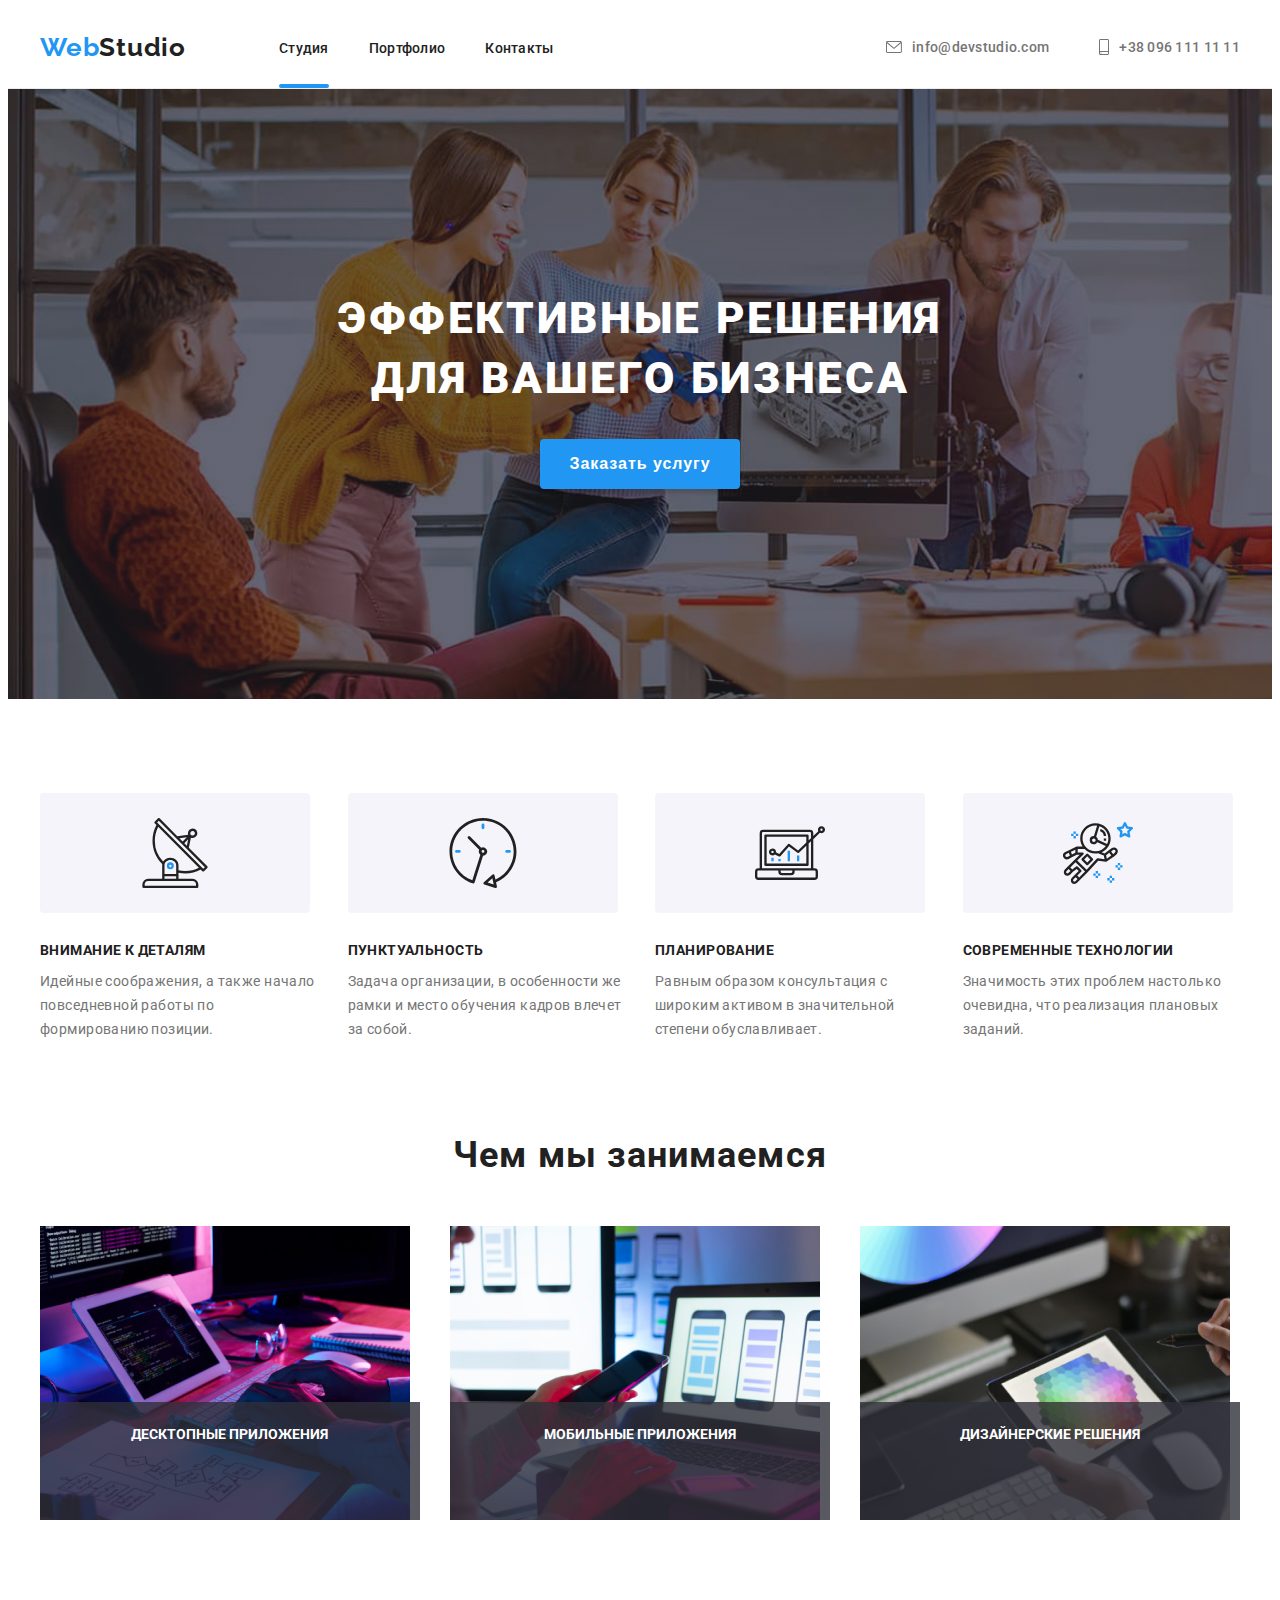
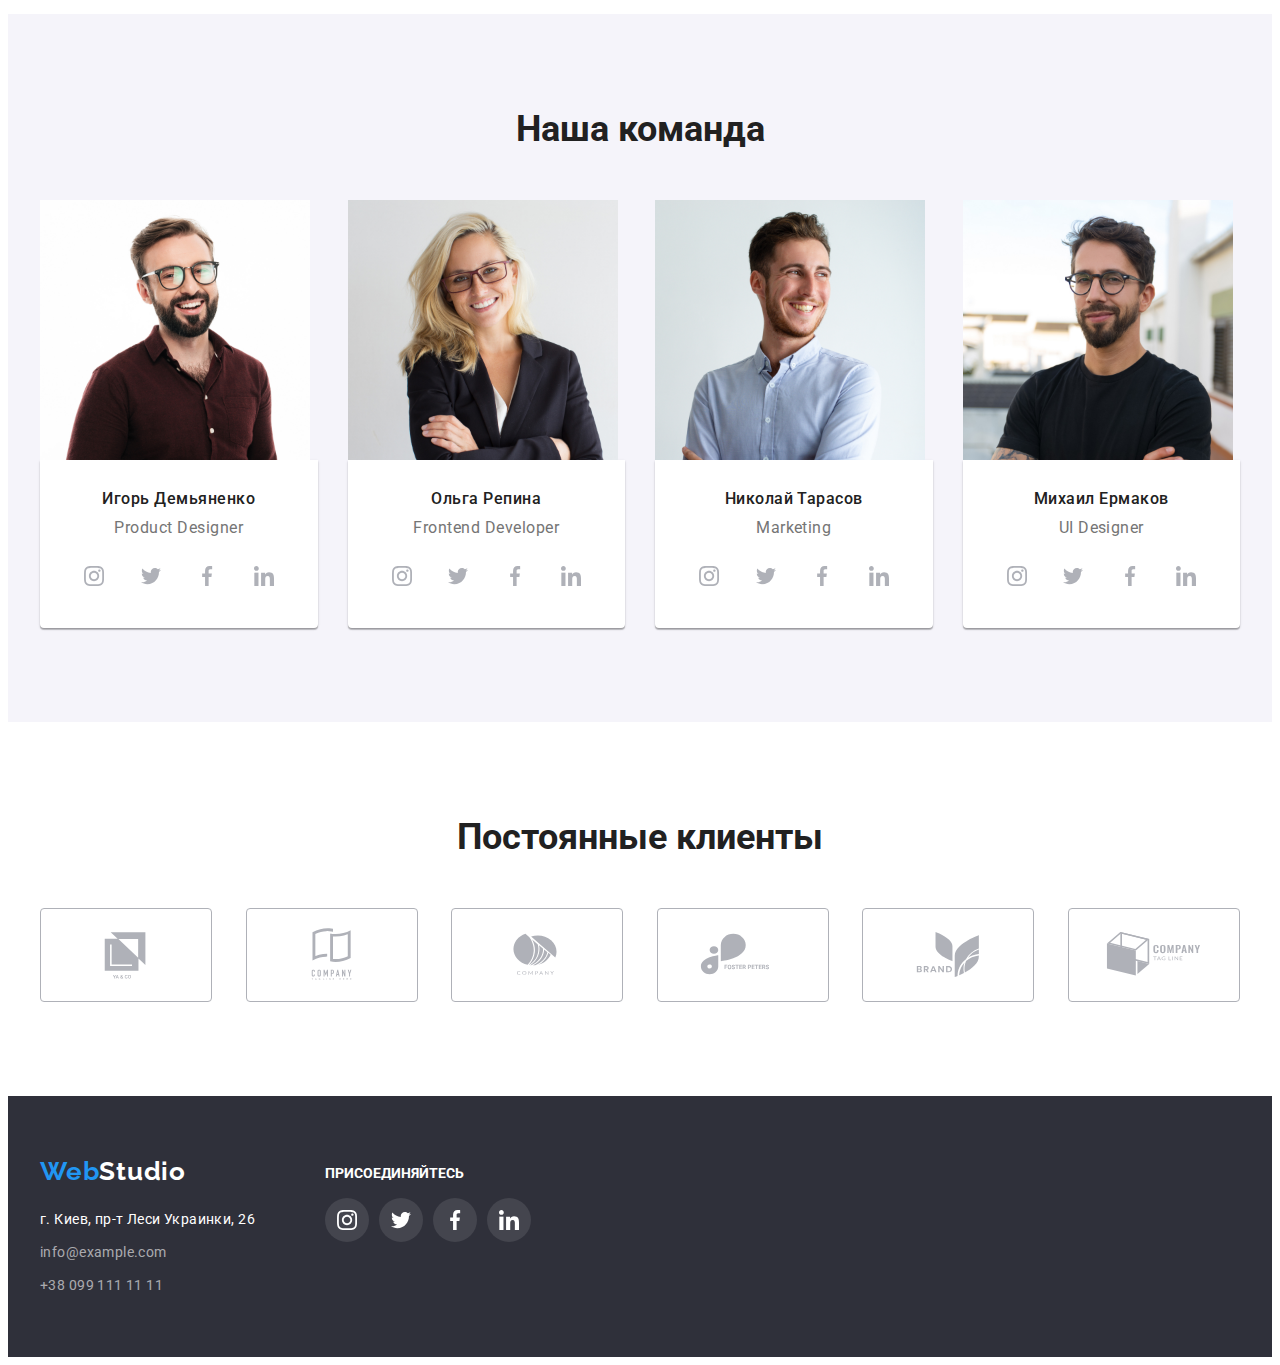
<file: index.html>
<!DOCTYPE html>
<html lang="ru">
<head>
    <meta charset="UTF-8">
    <meta http-equiv="X-UA-Compatible" content="IE=edge">
    <meta name="viewport" content="width=device-width, initial-scale=1.0">
    <title lang="en">WebStudio</title>
    <link rel="stylesheet" href="https://cdnjs.cloudflare.com/ajax/libs/modern-normalize/1.0.0/modern-normalize.min.css"
        integrity="sha512-ISS7cAi1PEhQ8jnbJpJZMd29NlhNj4AWYyLOSp2CE/CsHxTCu+r+t0D2yoJudVrd0/8fTVPUVDzY5Tvli75u/g=="
        crossorigin="anonymous" referrerpolicy="no-referrer" />
    <link rel="preconnect" href="https://fonts.gstatic.com">
    <link href="https://fonts.googleapis.com/css2?family=Raleway:wght@700&family=Roboto:wght@400;500;700;900&display=swap"
        rel="stylesheet">
    <link rel="stylesheet" href="./css/style.css">

</head>
<body>
    <!-- HEADER -->
    <header class="header">
        <div class="container  header-container">
            <nav class="navigation">
                <a class="header-logo-link link" href="index.html" lang="en"><span class="logo-style">Web</span>Studio</a>
                <ul class="navigation-menu-list">
                    <li class="navigation-menu-item list">
                        <a class="navigation-menu-link link active" href="index.html">Студия</a>
                    </li>
                    <li class="navigation-menu-item list">
                        <a class="navigation-menu-link link" href="portfolio.html">Портфолио</a>
                    </li>
                    <li class="navigation-menu-item list">
                        <a class="navigation-menu-link link" href="">Контакты</a>
                    </li>
                </ul>
            </nav>
            <ul class="header-contact">
                <li class="header-contact-item list mail-icon">
                    <a class="mail-link link" href="mailto:info@devstudio.com">
                        <svg class="header-mail-icon-send">
                            <use href="./images/svg/symbol-defs-icon.svg#icon-envelope"></use>
                        </svg>
                        <p class="header-mail-abzac">info@devstudio.com</p>
                    </a>
                </li>
    
                <li class="header-contact-item list">
                    <a class="tell-link link" href="tel:+380961111111">
                        <svg class="header-mail-icon-phone">
                            <use href="./images/svg/symbol-defs-icon.svg#icon-smartphone"></use>
                        </svg>
                        <p class="header-mail-abzac">+38 096 111 11 11</p>
                    </a>
                </li>
            </ul>
        </div>
    </header>
    <main>
        <!-- HERO -->
     <section class="hero">
            <h1 class="hero-title">Эффективные решения<br> для вашего бизнеса</h1>
            <button  class="hero-modal-btn" type="button" data-modal-open>Заказать услугу</button>
    </section>
        <!-- WORK -->
     <section class="priorities section">
         <div class="container">
            <ul class="priorities-list">
                <li class="priorities-list-item list">
                    <div class="priorities-list-item-block">
                    <svg class="priorities-list-item-block-icon">
                        <use href="./images/svg/symbol-defs.svg#icon-antenna"></use>
                    </svg>
                    </div>
                    <h3 class="priorities-title">Внимание к деталям</h3>
                    <p class="priorities-title-description">Идейные соображения, а также начало повседневной работы по формированию позиции.</p>
                </li>
                <li class="priorities-list-item list">
                    <div class="priorities-list-item-block">
                    <svg class="priorities-list-item-block-icon">
                        <use href="./images/svg/symbol-defs.svg#icon-clock"></use>
                    </svg>
                    </div>
                    <h3 class="priorities-title">Пунктуальность</h3>
                    <p class="priorities-title-description">Задача организации, в особенности же рамки и место обучения кадров влечет за собой.</p>
                </li>
                <li class="priorities-list-item list">
                    <div class="priorities-list-item-block">
                    <svg class="priorities-list-item-block-icon">
                        <use href="./images/svg/symbol-defs.svg#icon-diagram"></use>
                    </svg>
                    </div>
                    <h3 class="priorities-title">Планирование</h3>
                    <p class="priorities-title-description">Равным образом консультация с широким активом в значительной степени обуславливает.</p>
                </li>
                <li class="priorities-list-item list">
                    <div class="priorities-list-item-block">
                    <svg class="priorities-list-item-block-icon">
                        <use href="./images/svg/symbol-defs.svg#icon-astronaut"></use>
                    </svg>
                    </div>
                    <h3 class="priorities-title">Современные технологии</h3>
                    <p class="priorities-title-description">Значимость этих проблем настолько очевидна, что реализация плановых заданий.</p>
                </li>
            </ul>
        </div>
     </section>
    <section class="priorities-work work-section">
        <div class="container">
            <h2 class="priorities-work-title">Чем мы занимаемся</h2>
            <ul class="priorities-work-list">

                <li class="priorities-work-list-item list"><img class="priorities-work-list-img" src="./images/our-work/img.jpg" alt="программист работает" width="370" height="294">
                    <p class="priorities-work-list-item-abzac">Десктопные приложения</p>
                </li>

                <li class="priorities-work-list-item list"><img class="priorities-work-list-img" src="./images/our-work/img2.jpg" alt="разработчик адаптирует сайт" width="370" height="294">
                <p class="priorities-work-list-item-abzac">Мобильные приложения</p>
                </li>
                <li class="priorities-work-list-item list"><img class="priorities-work-list-img" src="./images/our-work/img3.jpg" alt="дизайнер выбирает цвет" width="370" height="294">
                <p class="priorities-work-list-item-abzac">Дизайнерские решения</p>
                </li>
                
            </ul>
        </div> 
    </section>
        <!-- TEAM -->
    <section class="team section">
        <div class="container">
            <h2 class="team-title">Наша команда</h2>
            <ul class="team-list">
                <li class="team-list-item list">
                    <img class="team-list-item-img" src="./images/about-us/img.jpg" alt="Игорь Демьяненко Дизайнер продуктов" width="270" height="260">
                    <div class="team-list-item-convert">
                    <h3 class="team-list-item-title">Игорь Демьяненко</h3>
                    <p class="team-list-item-description">Product Designer</p>
                    <ul class="social-list list">
                        <li class="social-list-item">
                            <a href="https://www.instagram.com/?hl=ru" class="social-list-link link" target="_blank" rel="noopener noreferrer">
                            <svg class="social-list-icon">
                                <use href="./images/svg/symbol-defs-icon.svg#icon-instagram-2"></use>
                            </svg>
                        </a></li>

                        <li class="social-list-item">
                            <a href="https://twitter.com/?lang=ru" class="social-list-link link" target="_blank" rel="noopener noreferrer">
                                <svg class="social-list-icon">
                                    <use href="./images/svg/symbol-defs-icon.svg#icon-twitter-1"></use>
                                </svg>
                            </a>
                        </li>

                        <li class="social-list-item">
                            <a href="https://www.facebook.com/" class="social-list-link link" target="_blank" rel="noopener noreferrer">
                                <svg class="social-list-icon">
                                    <use href="./images/svg/symbol-defs-icon.svg#icon-facebook-1"></use>
                                </svg>
                            </a>
                        </li>

                        <li class="social-list-item">
                            <a href="https://www.linkedin.com/" class="social-list-link link" target="_blank" rel="noopener noreferrer">
                                <svg class="social-list-icon">
                                    <use href="./images/svg/symbol-defs-icon.svg#icon-linkedin-1"></use>
                                </svg>
                            </a>
                        </li>
                    </ul>
                    </div>
                </li>
                <li class="team-list-item list">
                    <img class="team-list-item-img" src="./images/about-us/img2.jpg" alt="Ольга Репина Фронтенд-разработчик" width="270" height="260">
                    <div class="team-list-item-convert">
                    <h3 class="team-list-item-title">Ольга Репина</h3>
                    <p class="team-list-item-description">Frontend Developer</p>
                    <ul class="social-list list">
                        <li class="social-list-item">
                            <a href="https://www.instagram.com/?hl=ru" class="social-list-link link" target="_blank" rel="noopener noreferrer">
                                <svg class="social-list-icon">
                                    <use href="./images/svg/symbol-defs-icon.svg#icon-instagram-2"></use>
                                </svg>
                            </a>
                        </li>
                    
                        <li class="social-list-item">
                            <a href="https://twitter.com/?lang=ru" class="social-list-link link" target="_blank" rel="noopener noreferrer">
                                <svg class="social-list-icon">
                                    <use href="./images/svg/symbol-defs-icon.svg#icon-twitter-1"></use>
                                </svg>
                            </a>
                        </li>
                    
                        <li class="social-list-item">
                            <a href="https://www.facebook.com/" class="social-list-link link" target="_blank" rel="noopener noreferrer">
                                <svg class="social-list-icon">
                                    <use href="./images/svg/symbol-defs-icon.svg#icon-facebook-1"></use>
                                </svg>
                            </a>
                        </li>
                    
                        <li class="social-list-item">
                            <a href="https://www.linkedin.com/" class="social-list-link link" target="_blank" rel="noopener noreferrer">
                                <svg class="social-list-icon">
                                    <use href="./images/svg/symbol-defs-icon.svg#icon-linkedin-1"></use>
                                </svg>
                            </a>
                        </li>
                    </ul>
                </div>
                </li>
                <li class="team-list-item list">
                    <img class="team-list-item-img" src="./images/about-us/img3.jpg" alt="Николай Тарасов Маркетинг" width="270" height="260">
                    <div class="team-list-item-convert">
                    <h3 class="team-list-item-title">Николай Тарасов</h3>
                    <p class="team-list-item-description">Marketing</p>
                    <ul class="social-list list">
                        <li class="social-list-item">
                            <a href="https://www.instagram.com/?hl=ru" class="social-list-link link" target="_blank" rel="noopener noreferrer">
                                <svg class="social-list-icon">
                                    <use href="./images/svg/symbol-defs-icon.svg#icon-instagram-2"></use>
                                </svg>
                            </a>
                        </li>
                    
                        <li class="social-list-item">
                            <a href="https://twitter.com/?lang=ru" class="social-list-link link" target="_blank" rel="noopener noreferrer">
                                <svg class="social-list-icon">
                                    <use href="./images/svg/symbol-defs-icon.svg#icon-twitter-1"></use>
                                </svg>
                            </a>
                        </li>
                    
                        <li class="social-list-item">
                            <a href="https://www.facebook.com/" class="social-list-link link" target="_blank" rel="noopener noreferrer">
                                <svg class="social-list-icon">
                                    <use href="./images/svg/symbol-defs-icon.svg#icon-facebook-1"></use>
                                </svg>
                            </a>
                        </li>
                    
                        <li class="social-list-item">
                            <a href="https://www.linkedin.com/" class="social-list-link link" target="_blank" rel="noopener noreferrer">
                                <svg class="social-list-icon">
                                    <use href="./images/svg/symbol-defs-icon.svg#icon-linkedin-1"></use>
                                </svg>
                            </a>
                        </li>
                    </ul>
                    </div>
                </li>
                <li class="team-list-item list">
                    <img class="team-list-item-img" src="./images/about-us/img4.jpg" alt="Михаил Ермаков дизайнер интерфейсов" width="270" height="260">
                    <div class="team-list-item-convert">
                    <h3 class="team-list-item-title">Михаил Ермаков</h3>
                    <p class="team-list-item-description">UI Designer</p>
                    <ul class="social-list list">
                        <li class="social-list-item">
                            <a href="https://www.instagram.com/?hl=ru" class="social-list-link link" target="_blank" rel="noopener noreferrer">
                                <svg class="social-list-icon">
                                    <use href="./images/svg/symbol-defs-icon.svg#icon-instagram-2"></use>
                                </svg>
                            </a>
                        </li>
                    
                        <li class="social-list-item">
                            <a href="https://twitter.com/?lang=ru" class="social-list-link link" target="_blank" rel="noopener noreferrer">
                                <svg class="social-list-icon">
                                    <use href="./images/svg/symbol-defs-icon.svg#icon-twitter-1"></use>
                                </svg>
                            </a>
                        </li>
                    
                        <li class="social-list-item" target="_blank" rel="noopener noreferrer">
                            <a href="https://www.facebook.com/" class="social-list-link link">
                                <svg class="social-list-icon">
                                    <use href="./images/svg/symbol-defs-icon.svg#icon-facebook-1"></use>
                                </svg>
                            </a>
                        </li>
                    
                        <li class="social-list-item">
                            <a href="https://www.linkedin.com/" class="social-list-link link" target="_blank" rel="noopener noreferrer">
                                <svg class="social-list-icon">
                                    <use href="./images/svg/symbol-defs-icon.svg#icon-linkedin-1"></use>
                                </svg>
                            </a>
                        </li>
                    </ul>
                    </div>
                </li>
            </ul>
        </div>
    </section>
    <section class="clients section">
        <div class="container">
            <h2 class="clients-title">Постоянные клиенты</h2>
            <ul class="clients-list list">
                <li class="clients-list-item">
                    <a href="#" class="clients-list-item-link" target="_blank" rel="noopener noreferrer">
                        <svg class="clients-list-item-icon">
                            <use  href="./images/svg/clients-icon.svg#icon-logo"></use>
                        </svg>
                    </a>
                </li>

                <li class="clients-list-item">
                    <a href="#" class="clients-list-item-link" target="_blank" rel="noopener noreferrer">
                        <svg class="clients-list-item-icon">
                            <use href="./images/svg/clients-icon.svg#icon-logo-1"></use>
                        </svg>
                    </a>
                </li>
                <li class="clients-list-item">
                    <a href="#" class="clients-list-item-link" target="_blank" rel="noopener noreferrer">
                        <svg class="clients-list-item-icon">
                            <use href="./images/svg/clients-icon.svg#icon-logo-2"></use>
                        </svg>
                    </a>
                </li>
                <li class="clients-list-item">
                    <a href="#" class="clients-list-item-link" target="_blank" rel="noopener noreferrer">
                        <svg class="clients-list-item-icon">
                            <use href="./images/svg/clients-icon.svg#icon-logo-3"></use>
                        </svg>
                    </a>
                </li>
                <li class="clients-list-item">
                    <a href="#" class="clients-list-item-link" target="_blank" rel="noopener noreferrer">
                        <svg class="clients-list-item-icon">
                            <use href="./images/svg/clients-icon.svg#icon-logo-4"></use>
                        </svg>
                    </a>
                </li>
                <li class="clients-list-item">
                    <a href="#" class="clients-list-item-link" target="_blank" rel="noopener noreferrer">
                        <svg class="clients-list-item-icon">
                            <use href="./images/svg/clients-icon.svg#icon-logo-5"></use>
                        </svg>
                    </a>
                </li>
            </ul>
        </div>
    </section>    
     </main>
        <!-- FOOTER -->
     <footer class="footer">
         <div class="container footer-container">
             <div class="footer-container-left">
         <a class="footer-logo-link" href="index.html" lang="en"><span class="logo-style">Web</span>Studio</a>
        <address class="address">
        <ul class="address-list">
            <li class="address-list-item">
                 <a class="address-list-link address-style" href="https://goo.gl/maps/DZCTeNVSfBFWCHA46" target="_blank" rel="noopener noreferrer">г. Киев, пр-т Леси Украинки, 26</a></li>
            <li class="address-list-item">
                 <a class="address-list-link" href="mailto:info@example.com">info@example.com</a>
            </li>
                <li class="address-list-item">
                    <a class="address-list-link" href="tel:+380991111111">+38 099 111 11 11</a>
                </li>
            </ul>
            </address>
        </div>
        <div class="footer-container-right">
            <h2 class="footer-container-righ-title">присоединяйтесь</h2>
            <ul class="social-list list">
                <li class="social-list-item footer-social-list-item">
                    <a href="https://www.instagram.com/?hl=ru" class="social-list-link link" target="_blank" rel="noopener noreferrer">
                        <svg class="social-list-icon footer-social-list-icon">
                            <use href="./images/svg/symbol-defs-icon.svg#icon-instagram-2"></use>
                        </svg>
                    </a>
                </li>
            
                <li class="social-list-item footer-social-list-item">
                    <a href="https://twitter.com/?lang=ru" class="social-list-link link" target="_blank" rel="noopener noreferrer">
                        <svg class="social-list-icon footer-social-list-icon">
                            <use href="./images/svg/symbol-defs-icon.svg#icon-twitter-1"></use>
                        </svg>
                    </a>
                </li>
            
                <li class="social-list-item footer-social-list-item">
                    <a href="https://www.facebook.com/" class="social-list-link link" target="_blank" rel="noopener noreferrer">
                        <svg class="social-list-icon footer-social-list-icon">
                            <use href="./images/svg/symbol-defs-icon.svg#icon-facebook-1"></use>
                        </svg>
                    </a>
                </li>
            
                <li class="social-list-item footer-social-list-item">
                    <a href="https://www.linkedin.com/" class="social-list-link link" target="_blank" rel="noopener noreferrer">
                        <svg class="social-list-ico footer-social-list-icon">
                            <use href="./images/svg/symbol-defs-icon.svg#icon-linkedin-1"></use>
                        </svg>
                    </a>
                </li>
            </ul>
        </div>
        </div>
        </footer>

            <div class="backdrop is-hidden" data-modal>
                <div class="modal">
                    <button type="button" class="modal-close-btn" data-modal-close>
                        <svg class="modal-close-btn-icon">
                            <use  href="./images/svg/symbol-defs-icon.svg#icon-vector"></use>
                        </svg>
                    </button>
                </div>
            </div>
            <script src="./js/modal.js"></script>
</body>
</html>
</file>
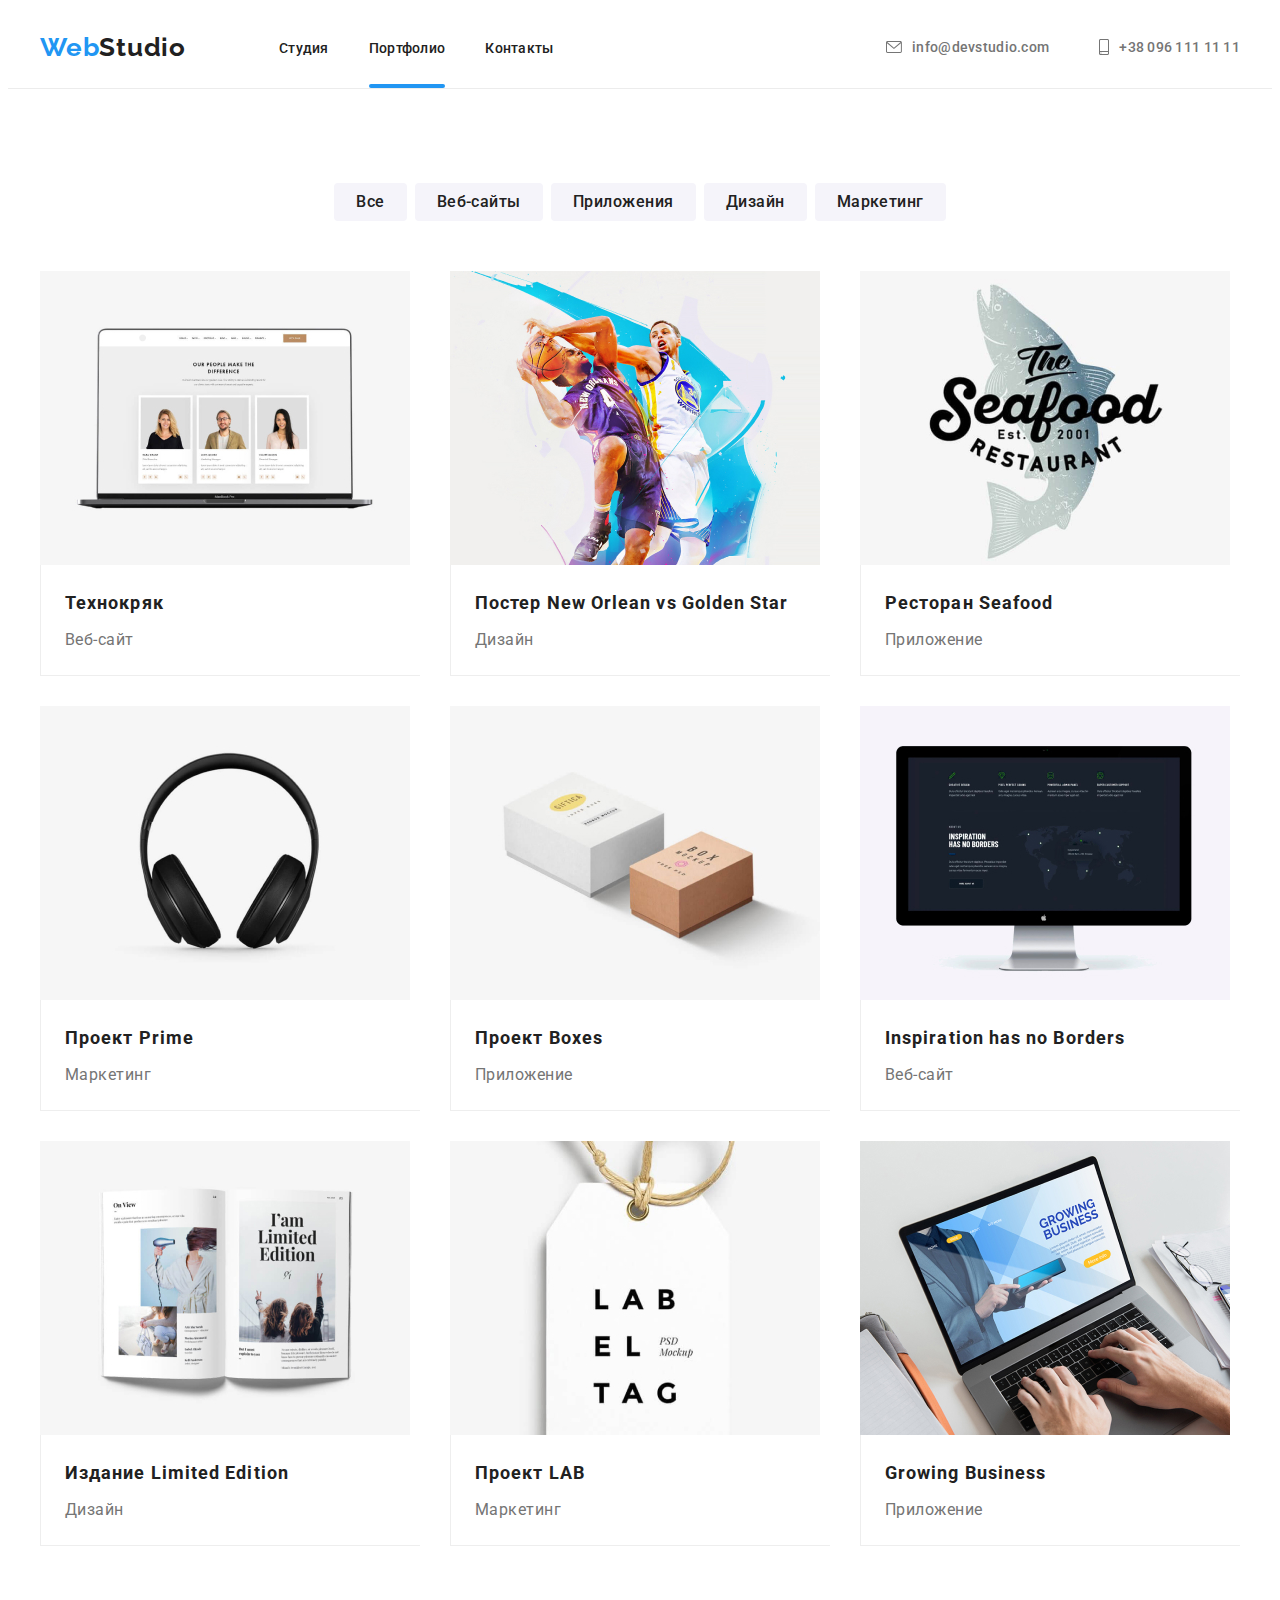
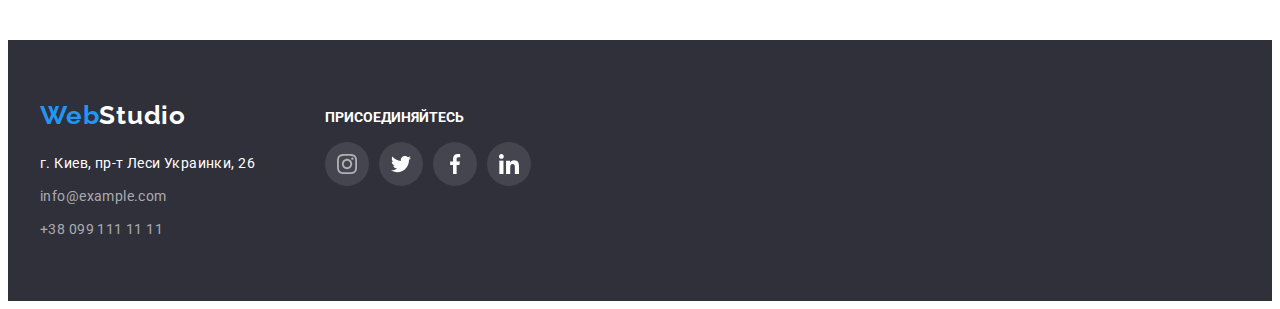
<file: portfolio.html>
<!DOCTYPE html>
<html lang="ru">
<head>
    <meta charset="UTF-8">
    <meta http-equiv="X-UA-Compatible" content="IE=edge">
    <meta name="viewport" content="width=device-width, initial-scale=1.0">
    <title lang="en">WebStudio</title>
    <link rel="stylesheet" href="https://cdnjs.cloudflare.com/ajax/libs/modern-normalize/1.0.0/modern-normalize.min.css"
        integrity="sha512-ISS7cAi1PEhQ8jnbJpJZMd29NlhNj4AWYyLOSp2CE/CsHxTCu+r+t0D2yoJudVrd0/8fTVPUVDzY5Tvli75u/g=="
        crossorigin="anonymous" referrerpolicy="no-referrer" />
    <link rel="preconnect" href="https://fonts.gstatic.com">
    <link
        href="https://fonts.googleapis.com/css2?family=Raleway:wght@700&family=Roboto:wght@400;500;700;900&display=swap"
        rel="stylesheet">
    <link rel="stylesheet" href="./css/style.css">

</head>

<body>
    <!-- HEADER -->
    <header class="header">
        <div class="container  header-container">
            <nav class="navigation">
                <a class="header-logo-link link" href="index.html" lang="en"><span class="logo-style">Web</span>Studio</a>
                <ul class="navigation-menu-list">
                    <li class="navigation-menu-item list">
                        <a class="navigation-menu-link link" href="index.html">Студия</a>
                    </li>
                    <li class="navigation-menu-item list">
                        <a class="navigation-menu-link link active" href="portfolio.html">Портфолио</a>
                    </li>
                    <li class="navigation-menu-item list">
                        <a class="navigation-menu-link link" href="">Контакты</a>
                    </li>
                </ul>
            </nav>
            <ul class="header-contact">
                <li class="header-contact-item list mail-icon">
                    <a class="mail-link link" href="mailto:info@devstudio.com">
                        <svg class="header-mail-icon-send">
                            <use href="./images/svg/symbol-defs-icon.svg#icon-envelope"></use>
                        </svg>
                        <p class="header-mail-abzac">info@devstudio.com</p>
                    </a>
                </li>
    
                <li class="header-contact-item list">
                    <a class="tell-link link" href="tel:+380961111111">
                        <svg class="header-mail-icon-phone">
                            <use href="./images/svg/symbol-defs-icon.svg#icon-smartphone"></use>
                        </svg>
                        <p class="header-mail-abzac">+38 096 111 11 11</p>
                    </a>
                </li>
            </ul>
        </div>
    </header>
    <main>
        <section class="portfolio section">
            <div class="container">
             <h1 class="portfolio-title visually-hidden">portfolio</h1>
                 
             <ul class="portfolio-list">
                 <li class="portfolio-list-item"><button class="portfolio-list-item-btn" type="button">Все</button></li>
                 <li class="portfolio-list-item"><button class="portfolio-list-item-btn" type="button">Веб-сайты</button></li>
                 <li class="portfolio-list-item"><button class="portfolio-list-item-btn" type="button">Приложения</button></li>
                 <li class="portfolio-list-item"><button class="portfolio-list-item-btn" type="button">Дизайн</button></li>
                 <li class="portfolio-list-item"><button class="portfolio-list-item-btn" type="button">Маркетинг</button></li>
             </ul>
             
             <ul class="portfolio-listwork">
                  <li class="portfolio-listwork-list">
                    <a class="portfolio-listwork-list-link" href="#" target="_blank" rel="noopener noreferrer">
                        <div class="portfolio-list-img-wrapper">
                        <img class="portfolio-listwork-list-link-img" src="./images/portfolio/page-1.jpg" alt="Изображение ноутбука" width="370" height="294">
                        <p class="overlay">Технокряк это современная площадка распространения коронавируса. Компании используют эту платформу
                            для цифрового шпионажа и атак на защищённые сервера конкурентов.
                        </p>
                        </div>
                        <div class="portfolio-listwork-list-link-convert">
                        <h2 class="portfolio-listwork-list-link-title">Технокряк</h2>
                        <p class="portfolio-listwork-list-link-description">Веб-сайт</p>
                        </div>
                    </a>
                     </li>

                    <li class="portfolio-listwork-list">
                        <a class="portfolio-listwork-list-link" href="#" target="_blank" rel="noopener noreferrer">
                            <div class="portfolio-list-img-wrapper">
                                <img class="portfolio-listwork-list-link-img" src="./images/portfolio/page-2.jpg" alt="Два игрока играют в баскетбол"
                                    width="370" height="294">
                                <p class="overlay">Технокряк это современная площадка распространения коронавируса. Компании используют эту
                                    платформу
                                    для цифрового шпионажа и атак на защищённые сервера конкурентов.
                                </p>
                            </div>
                            <div class="portfolio-listwork-list-link-convert">
                                <h2 class="portfolio-listwork-list-link-title">Постер New Orlean vs Golden Star</h2>
                                <p class="portfolio-listwork-list-link-description">Дизайн</p>
                            </div>
                        </a>
                    </li>

                 <li class="portfolio-listwork-list">
                    <a class="portfolio-listwork-list-link" href="#" target="_blank" rel="noopener noreferrer">
                        <div class="portfolio-list-img-wrapper">
                        <img class="portfolio-listwork-list-link-img" src="./images/portfolio/page-3.jpg" alt="изобрадение торговой марки" width="370" height="294">
                        <p class="overlay">Технокряк это современная площадка распространения коронавируса. Компании используют эту платформу
                            для цифрового шпионажа и атак на защищённые сервера конкурентов.
                        </p>
                        </div>
                        <div class="portfolio-listwork-list-link-convert">
                        <h2 class="portfolio-listwork-list-link-title">Ресторан Seafood</h2>
                        <p class="portfolio-listwork-list-link-description">Приложение</p>
                        </div>
                    </a>
                      </li>

                 <li class="portfolio-listwork-list">
                    <a class="portfolio-listwork-list-link" href="#" target="_blank" rel="noopener noreferrer">
                        <div class="portfolio-list-img-wrapper">
                        <img class="portfolio-listwork-list-link-img" src="./images/portfolio/page-4.jpg" alt="изображение наушников" width="370" height="294">
                        <p class="overlay">Технокряк это современная площадка распространения коронавируса. Компании используют эту платформу
                            для цифрового шпионажа и атак на защищённые сервера конкурентов.
                        </p>
                        </div>
                        <div class="portfolio-listwork-list-link-convert">
                        <h2 class="portfolio-listwork-list-link-title">Проект Prime</h2>
                        <p class="portfolio-listwork-list-link-description">Маркетинг</p>
                        </div>
                    </a>
                        </li>

                 <li class="portfolio-listwork-list">
                    <a class="portfolio-listwork-list-link" href="#" target="_blank" rel="noopener noreferrer">
                        <div class="portfolio-list-img-wrapper">
                        <img class="portfolio-listwork-list-link-img" src="./images/portfolio/page-5.jpg" alt="изображение двух коробок" width="370" height="294">
                        <p class="overlay">Технокряк это современная площадка распространения коронавируса. Компании используют эту платформу
                            для цифрового шпионажа и атак на защищённые сервера конкурентов.
                        </p>
                        </div>
                        <div class="portfolio-listwork-list-link-convert">
                        <h2 class="portfolio-listwork-list-link-title">Проект Boxes</h2>
                        <p class="portfolio-listwork-list-link-description">Приложение</p>
                        </div>
                    </a>
                     </li>

                 <li class="portfolio-listwork-list">
                    <a class="portfolio-listwork-list-link" href="#" target="_blank" rel="noopener noreferrer">
                        <div class="portfolio-list-img-wrapper">
                        <img class="portfolio-listwork-list-link-img" src="./images/portfolio/page-6.jpg" alt="изображение настольного компьютера" width="370" height="294">
                        <p class="overlay">Технокряк это современная площадка распространения коронавируса. Компании используют эту платформу
                            для цифрового шпионажа и атак на защищённые сервера конкурентов.
                        </p>
                        </div>
                        <div class="portfolio-listwork-list-link-convert">
                        <h2 class="portfolio-listwork-list-link-title">Inspiration has no Borders</h2>
                        <p class="portfolio-listwork-list-link-description">Веб-сайт</p>
                        </div>
                    </a>
                    </li>

                  <li class="portfolio-listwork-list">
                    <a class="portfolio-listwork-list-link" href="#" target="_blank" rel="noopener noreferrer">
                        <div class="portfolio-list-img-wrapper">
                        <img class="portfolio-listwork-list-link-img" src="./images/portfolio/page-7.jpg" alt="изображение журанала" width="370" height="294">
                        <p class="overlay">Технокряк это современная площадка распространения коронавируса. Компании используют эту платформу
                            для цифрового шпионажа и атак на защищённые сервера конкурентов.
                        </p>
                        </div>
                        <div class="portfolio-listwork-list-link-convert">
                        <h2 class="portfolio-listwork-list-link-title">Издание Limited Edition</h2>
                        <p class="portfolio-listwork-list-link-description">Дизайн</p>
                        </div>
                    </a>
                      </li>

                 <li class="portfolio-listwork-list">
                    <a class="portfolio-listwork-list-link" href="#" target="_blank" rel="noopener noreferrer">
                        <div class="portfolio-list-img-wrapper">
                        <img class="portfolio-listwork-list-link-img" src="./images/portfolio/page-8.jpg" alt="изображение бейджика" width="370" height="294">
                        <p class="overlay">Технокряк это современная площадка распространения коронавируса. Компании используют эту платформу
                            для цифрового шпионажа и атак на защищённые сервера конкурентов.
                        </p>
                        </div>
                        <div class="portfolio-listwork-list-link-convert">
                        <h2 class="portfolio-listwork-list-link-title">Проект LAB</h2>
                        <p class="portfolio-listwork-list-link-description">Маркетинг</p>
                        </div>
                    </a>
                     </li>

                 <li class="portfolio-listwork-list">
                    <a class="portfolio-listwork-list-link" href="#" target="_blank" rel="noopener noreferrer">
                        <div class="portfolio-list-img-wrapper">
                        <img class="portfolio-listwork-list-link-img" src="./images/portfolio/page-9.jpg" alt="изображение челокера работающего за ноутбуком" width="370" height="294">
                        <p class="overlay">Технокряк это современная площадка распространения коронавируса. Компании используют эту платформу
                            для цифрового шпионажа и атак на защищённые сервера конкурентов.
                        </p>
                        </div>
                        <div class="portfolio-listwork-list-link-convert">
                        <h2 class="portfolio-listwork-list-link-title">Growing Business</h2>
                        <p class="portfolio-listwork-list-link-description">Приложение</p>
                        </div>
                    </a>
                       </li>
             </ul>
            </div>
        </section>
    </main>
    <!-- FOOTER -->
    <footer class="footer">
        <div class="container footer-container">
            <div class="footer-container-left">
                <a class="footer-logo-link" href="index.html" lang="en"><span class="logo-style">Web</span>Studio</a>
                <address class="address">
                    <ul class="address-list">
                        <li class="address-list-item">
                            <a class="address-list-link address-style" href="https://goo.gl/maps/DZCTeNVSfBFWCHA46"
                                target="_blank" rel="noopener noreferrer">г. Киев, пр-т Леси Украинки, 26</a>
                        </li>
                        <li class="address-list-item">
                            <a class="address-list-link" href="mailto:info@example.com">info@example.com</a>
                        </li>
                        <li class="address-list-item">
                            <a class="address-list-link" href="tel:+380991111111">+38 099 111 11 11</a>
                        </li>
                    </ul>
                </address>
            </div>
            <div class="footer-container-right">
                <h2 class="footer-container-righ-title">присоединяйтесь</h2>
                <ul class="social-list list">
                    <li class="social-list-item footer-social-list-item">
                        <a href="https://www.instagram.com/?hl=ru" class="social-list-link link" target="_blank"
                            rel="noopener noreferrer">
                            <svg class="social-list-icon ">
                                <use href="./images/svg/symbol-defs-icon.svg#icon-instagram-2"></use>
                            </svg>
                        </a>
                    </li>
    
                    <li class="social-list-item footer-social-list-item">
                        <a href="https://twitter.com/?lang=ru" class="social-list-link link" target="_blank"
                            rel="noopener noreferrer">
                            <svg class="social-list-icon footer-social-list-icon">
                                <use href="./images/svg/symbol-defs-icon.svg#icon-twitter-1"></use>
                            </svg>
                        </a>
                    </li>
    
                    <li class="social-list-item footer-social-list-item">
                        <a href="https://www.facebook.com/" class="social-list-link link" target="_blank"
                            rel="noopener noreferrer">
                            <svg class="social-list-icon footer-social-list-icon">
                                <use href="./images/svg/symbol-defs-icon.svg#icon-facebook-1"></use>
                            </svg>
                        </a>
                    </li>
    
                    <li class="social-list-item footer-social-list-item">
                        <a href="https://www.linkedin.com/" class="social-list-link link" target="_blank"
                            rel="noopener noreferrer">
                            <svg class="social-list-icon footer-social-list-icon">
                                <use href="./images/svg/symbol-defs-icon.svg#icon-linkedin-1"></use>
                            </svg>
                        </a>
                    </li>
                </ul>
            </div>
        </div>
    </footer>
</body>
</html>
</file>
<file: css/style.css>
/* INDEX.HTML */
:root {
  --accent-hover-color: #2196f3;
  --main-color-font: #212121;
  --description-color: #757575;
  --white-font: #ffffff;
  --timing-function: cubic-bezier(0.4, 0, 0.2, 1);
}

h1,
h2,
h3,
h4,
h5,
h6,
p {
  margin-top: 0;
  margin-bottom: 0;
}

ul,
ol {
  margin-top: 0;
  margin-bottom: 0;
  padding-left: 0;
}

img {
  display: block;
}

.list {
  list-style: none;
}

.link {
  text-decoration: none;
}

.social-list {
  display: flex;
  justify-content: space-between;
  margin-top: 16px;
}

.social-list-link {
  height: 44px;
  width: 44px;
  border-radius: 50%;
  display: flex;
  align-items: center;
  justify-content: center;
  transition: background-color 250ms cubic-bezier(0.4, 0, 0.2, 1);
}

.social-list-link:hover,
.social-list-link:focus {
  background-color: #2196f3;
}

.social-list-icon {
  width: 20px;
  height: 20px;
  transition: fill 250ms cubic-bezier(0.4, 0, 0.2, 1);
}

.social-list-link .social-list-icon,
.social-list-link .social-list-icon {
  fill: #afb1b8;
}

.social-list-link:hover .social-list-icon,
.social-list-link:focus .social-list-icon {
  fill: #fff;
}

body {
  font-family: 'Roboto', sans-serif;
  color: var(--main-color-font);
}

.header {
  padding-top: 24px;
  padding-bottom: 25px;
  border-bottom: 1px solid #ececec;
}

.container {
  width: 1200px;
  margin-left: auto;
  margin-right: auto;
  padding-right: 15px;
  padding-left: 15px;
}

.header-container {
  display: flex;
  align-items: center;
}

.navigation {
  display: flex;
  align-items: center;
}
.navigation-menu-list,
.header-contact {
  display: flex;
}

.address-style {
  color: var(--white-font);
}

.logo-style {
  color: var(--accent-hover-color);
}

.header-logo-link {
  font-family: 'Raleway', sans-serif;
  font-weight: 700;
  font-size: 26px;
  line-height: 1.19;
  letter-spacing: 0.03em;
  color: var(--main-color-font);
  margin-right: 93px;
}

.navigation-menu-link {
  color: var(--main-color-font);
  font-weight: 500;
  font-size: 14px;
  line-height: 1.33;
  letter-spacing: 0.02em;
  transition: color 250ms cubic-bezier(0.4, 0, 0.2, 1);
}

.active::after {
  content: '';
  display: block;
  height: 4px;
  width: 100%;
  background: #2196f3;
  position: absolute;
  bottom: -31px;
  border-radius: 2px;
}

.navigation-menu-item:not(:last-child) {
  margin-right: 40px;
}

.navigation-menu-item {
  position: relative;
}

.navigation-menu-link:hover,
.navigation-menu-link:focus {
  color: var(--accent-hover-color);
}

.tell-link,
.mail-link {
  font-weight: 500;
  font-size: 14px;
  line-height: 1.33;
  letter-spacing: 0.02em;
  color: var(--description-color);
  transition: color 250ms cubic-bezier(0.4, 0, 0.2, 1);
}

.tell-link:hover,
.tell-link:focus,
.mail-link:hover,
.mail-link:focus {
  color: var(--accent-hover-color);
}

.header-mail-icon-send {
  fill: #757575;
  width: 16px;
  height: 12px;
  display: inline-block;
  transition: fill 250ms cubic-bezier(0.4, 0, 0.2, 1);
}

.header-mail-icon-phone {
  width: 10px;
  height: 16px;
  fill: #757575;
  display: inline-block;
  transition: fill 250ms cubic-bezier(0.4, 0, 0.2, 1);
}

.header-mail-abzac {
  display: inline-block;
}

.mail-link:hover .header-mail-icon-send,
.mail-link:focus .header-mail-icon-send,
.tell-link:hover .header-mail-icon-phone,
.tell-link:focus .header-mail-icon-phone {
  fill: #2196f3;
}

.header-mail-icon-send,
.header-mail-icon-phone {
  margin-right: 10px;
}

.header-contact {
  margin-left: auto;
  display: flex;
  align-items: center;
}

.mail-link,
.tell-link {
  display: flex;
  align-items: center;
}

.header-contact-item:not(:last-child) {
  margin-right: 50px;
}

.hero {
  background-color: #303030;
  background-image: linear-gradient(rgba(47, 48, 58, 0.4), rgba(47, 48, 58, 0.4)),
    url('../images/hero/hero-img.jpg');
  padding-top: 200px;
  padding-bottom: 210px;
  max-width: 1600px;
  background-size: cover;
  margin-left: auto;
  margin-right: auto;
}

.hero-title {
  font-weight: 900;
  font-size: 44px;
  line-height: 1.36;
  letter-spacing: 0.06em;
  text-transform: uppercase;
  color: var(--white-font);
  text-align: center;
}

.hero-modal-btn {
  font-weight: 700;
  font-size: 16px;
  line-height: 1.87;
  letter-spacing: 0.06em;
  color: var(--white-font);
  cursor: pointer;
  border-radius: 4px;
  border: none;
  background: #2196f3;
  box-shadow: 0px 4px 4px rgba(0, 0, 0, 0.15);
  width: 200px;
  height: 50px;
  margin-top: 30px;
  margin-left: auto;
  margin-right: auto;
  display: block;
}
/*               WORK                       */

.section {
  padding: 94px 0 94px 0;
}

.work-section {
  padding: 0 0 94px 0;
}

.priorities-title {
  font-weight: 700;
  font-size: 14px;
  line-height: 1.14;
  letter-spacing: 0.03em;
  text-transform: uppercase;
  margin-top: 30px;
}

.priorities-list {
  display: flex;
  margin-top: -30px;
  margin-left: -30px;
}

.priorities-list-item {
  margin-top: 30px;
  margin-left: 30px;
  flex-basis: calc((100% - 120px) / 4);
}

.priorities-list-item-block {
  height: 120px;
  width: 270px;
  background-color: #f5f4fa;
  display: flex;
  align-items: center;
  justify-content: center;
  border-radius: 4px;
}

.priorities-list-item-block-icon {
  width: 70px;
  height: 70px;
  display: block;
}

.priorities-title-description {
  margin-top: 10px;
  font-size: 14px;
  line-height: 24px;
  letter-spacing: 0.03em;
  color: var(--description-color);
}

.priorities-work {
  padding: 0 0 94pxx 0;
}

.priorities-work-title {
  text-align: center;
  font-size: 36px;
  line-height: 1.16;
  letter-spacing: 0.03em;
}

.priorities-work-list {
  display: flex;
  flex-wrap: wrap;
  margin-top: 50px;
  margin-left: -30px;
}

.priorities-work-list-item {
  margin-left: 30px;
  flex-basis: calc((100% - 90px) / 3);
  position: relative;
}

.priorities-work-list-item-abzac {
  position: absolute;
  bottom: 0;
  left: 0;
  width: 100%;
  height: 70px;
  text-align: center;
  padding: 24px 0 24px 0;
  background: rgba(47, 48, 58, 0.8);
  color: #ffffff;
  text-transform: uppercase;
  font-size: 14px;
  font-weight: 700;
  line-height: 1.17;
}

.team {
  background-color: #f5f4fa;
}

.team-title {
  margin-bottom: 50px;
  text-align: center;
  font-size: 36px;
}

.team-list-item-title {
  font-weight: 500;
  font-size: 16px;
  line-height: 1.18;
  letter-spacing: 0.03em;
  text-align: center;
}

.team-list {
  display: flex;
  margin-top: -30px;
  margin-left: -30px;
}

.team-list-item {
  margin-left: 30px;
  margin-top: 30px;
  flex-basis: calc((100% - 120px) / 4);
}

.portfolio-listwork-list {
  position: relative;
  overflow: hidden;
}

.portfolio-listwork-list-link {
  text-decoration: none;
  color: #212121;
}

.portfolio-list-img-wrapper {
  position: relative;
  overflow: hidden;
}

.overlay {
  position: absolute;
  color: #ffffff;
  padding: 63px 24px;
  background: rgba(33, 150, 243, 0.9);
  top: 0;
  left: 0;
  width: 100%;
  height: 100%;
  font-size: 18px;
  line-height: 1.55;
  overflow: auto;
  transform: translateY(100%);
  transition: transform 250ms linear;
}

.portfolio-listwork-list-link:hover .overlay,
.portfolio-listwork-list-link:focus .overlay {
  transform: translateY(0%);
}

.team-list-item-convert {
  padding-top: 30px;
  padding-bottom: 30px;
  padding-left: 32px;
  padding-right: 32px;
  text-align: center;
  background-color: #ffffff;
  box-shadow: 0px 1px 3px rgba(0, 0, 0, 0.12), 0px 1px 1px rgba(0, 0, 0, 0.14),
    0px 2px 1px rgba(0, 0, 0, 0.2);
  border-radius: 0px 0px 4px 4px;
}

.team-list-item-description {
  font-size: 16px;
  line-height: 1.18;
  letter-spacing: 0.03em;
  margin-top: 10px;
  color: var(--description-color);
}

.footer {
  padding: 60px 0 60px 0;
}

.footer-container {
  display: flex;
}

.footer-container-left {
  margin-right: 70px;
}

.footer-logo-link {
  font-family: 'Raleway', sans-serif;
  font-weight: 700;
  font-size: 26px;
  line-height: 1.19;
  letter-spacing: 0.03em;
  color: var(--white-font);
  text-decoration: none;
}

.address-list-item {
  list-style: none;
  margin-top: 9px;
}

.address-list-item:first-child {
  margin-top: 20px;
}

.address-list-link {
  font-family: Roboto;
  font-weight: 400;
  font-size: 14px;
  line-height: 24px;
  letter-spacing: 0.03em;

  color: rgba(255, 255, 255, 0.6);
  font-style: normal;
  text-decoration: none;
}

.address-style {
  color: var(--white-font);
}

/* PORTFOLIO.HTML */

.visually-hidden {
  position: absolute;
  width: 1px;
  height: 1px;
  margin: -1px;
  border: 0;
  padding: 0;
  white-space: nowrap;
  clip-path: inset(100%);
  clip: rect(0 0 0 0);
  overflow: hidden;
}

.portfolio-container {
  margin-left: auto;
  margin-right: auto;
}

.portfolio-list {
  display: flex;
  justify-content: center;
  margin-bottom: 50px;
}

.portfolio-list-item {
  list-style: none;
  margin-right: 8px;
}

.portfolio-list-item:last-child {
  margin-right: 0;
}

.portfolio-list-item-btn {
  font-family: 'Roboto', sans-serif;
  font-weight: 500;
  font-size: 16px;
  line-height: 1.62;
  letter-spacing: 0.03em;
  color: var(--main-color-font);
  padding: 6px 22px 6px 22px;
  border-radius: 4px;
  border: none;
  background-color: #f5f4fa;
  cursor: pointer;
  transition: box-shadow 250ms cubic-bezier(0.4, 0, 0.2, 1);
  transition: background-color 250ms cubic-bezier(0.4, 0, 0.2, 1);
  transition: color 250ms cubic-bezier(0.4, 0, 0.2, 1);
}

.portfolio-list-item-btn:hover,
.portfolio-list-item-btn:focus {
  color: var(--white-font);
  background-color: var(--accent-hover-color);
  box-shadow: 0px 3px 1px rgba(0, 0, 0, 0.1), 0px 1px 2px rgba(0, 0, 0, 0.08),
    0px 2px 2px rgba(0, 0, 0, 0.12);
}

.portfolio-listwork {
  display: flex;
  flex-wrap: wrap;
  margin-top: -30px;
  margin-left: -30px;
}

.portfolio-listwork-list {
  list-style: none;
  margin-top: 30px;
  margin-left: 30px;
  flex-basis: calc((100% - 90px) / 3);
  transition: box-shadow 250ms cubic-bezier(0.4, 0, 0.2, 1);
}

.portfolio-listwork-list:hover {
  box-shadow: 0px 1px 1px rgba(0, 0, 0, 0.12), 0px 4px 4px rgba(0, 0, 0, 0.06),
    1px 4px 6px rgba(0, 0, 0, 0.16);
}

.portfolio-listwork-list-link-img {
  display: block;
}

.portfolio-listwork-list-link-convert {
  border-left: 1px solid #eeeeee;
  border-right: 1px solid #eeeeee;
  border-bottom: 1px solid #eeeeee;
  width: 100%;
  padding: 20px 24px 20px 24px;
}

.portfolio-listwork-list-link-title {
  font-size: 18px;
  line-height: 2;
  letter-spacing: 0.06em;
  text-align: left;
}

.portfolio-listwork-list-link-description {
  font-size: 16px;
  line-height: 1.87;
  letter-spacing: 0.03em;
  color: var(--description-color);
  margin-top: 4px;
  text-align: left;
}

.clients-title {
  font-size: 36px;
  text-align: center;
  line-height: 1.17;
}

.clients-list-item-link {
  width: 170px;
  height: 92px;
  border-radius: 4px;
  border: 1px solid #afb1b8;
  display: flex;
  align-items: center;
  justify-content: center;
  transition: border 250ms cubic-bezier(0.4, 0, 0.2, 1);
}

.clients-list-item-icon {
  width: 106px;
  height: 60px;
  fill: #afb1b8;
  transition: fill 250ms cubic-bezier(0.4, 0, 0.2, 1);
}

.clients-list-item-link:hover,
.clients-list-item-link:focus {
  border: 1px solid #2196f3;
  cursor: pointer;
}
.clients-list-item-link:hover .clients-list-item-icon,
.clients-list-item-link:focus .clients-list-item-icon {
  fill: #2196f3;
}

.clients-list {
  display: flex;
  justify-content: space-between;
  margin-top: 50px;
}

.clients-list-item {
  display: flex;
}
/*  для удобства понимания цвета добавил черный */
.footer {
  background-color: #2f303a;
}

.footer-container-right {
  padding: 10px 0 40px 0;
}

.footer-container-righ-title {
  font-size: 14px;
  text-transform: uppercase;
  line-height: 1.14;
  color: #ffffff;
}

.footer-social-list-item {
  border-radius: 50%;
  background: rgba(255, 255, 255, 0.1);
}

.footer-social-list-item:not(:last-child) {
  margin-right: 10px;
}

.social-list-link .footer-social-list-icon {
  width: 20px;
  height: 20px;
  fill: #ffffff;
}
/* ********************** MODAL WINDOW ******************** */

.backdrop {
  position: fixed;
  width: 100vw;
  height: 100vh;
  left: 0;
  top: 0;
  background-color: rgba(0, 0, 0, 0.2);
  z-index: 100;
  transition: opacity 250ms cubic-bezier(0.4, 0, 0.2, 1);
}

.modal {
  position: absolute;
  top: 50%;
  left: 50%;
  transform: translate(-50%, -50%);
  height: 581px;
  width: 528px;
  background-color: #fff;
}

.modal-close-btn {
  position: absolute;
  top: 8px;
  right: 8px;
  height: 30px;
  width: 30px;
  background-color: transparent;
  border: 1px solid rgba(0, 0, 0, 0.1);
  cursor: pointer;
  border-radius: 50%;
  padding: 0;
}

.modal-close-btn-icon {
  height: 11px;
  width: 11px;
}

.is-hidden {
  opacity: 0;
  visibility: hidden;
  pointer-events: none;
}

/* ********************** MODAL WINDOW ******************** */
</file>
